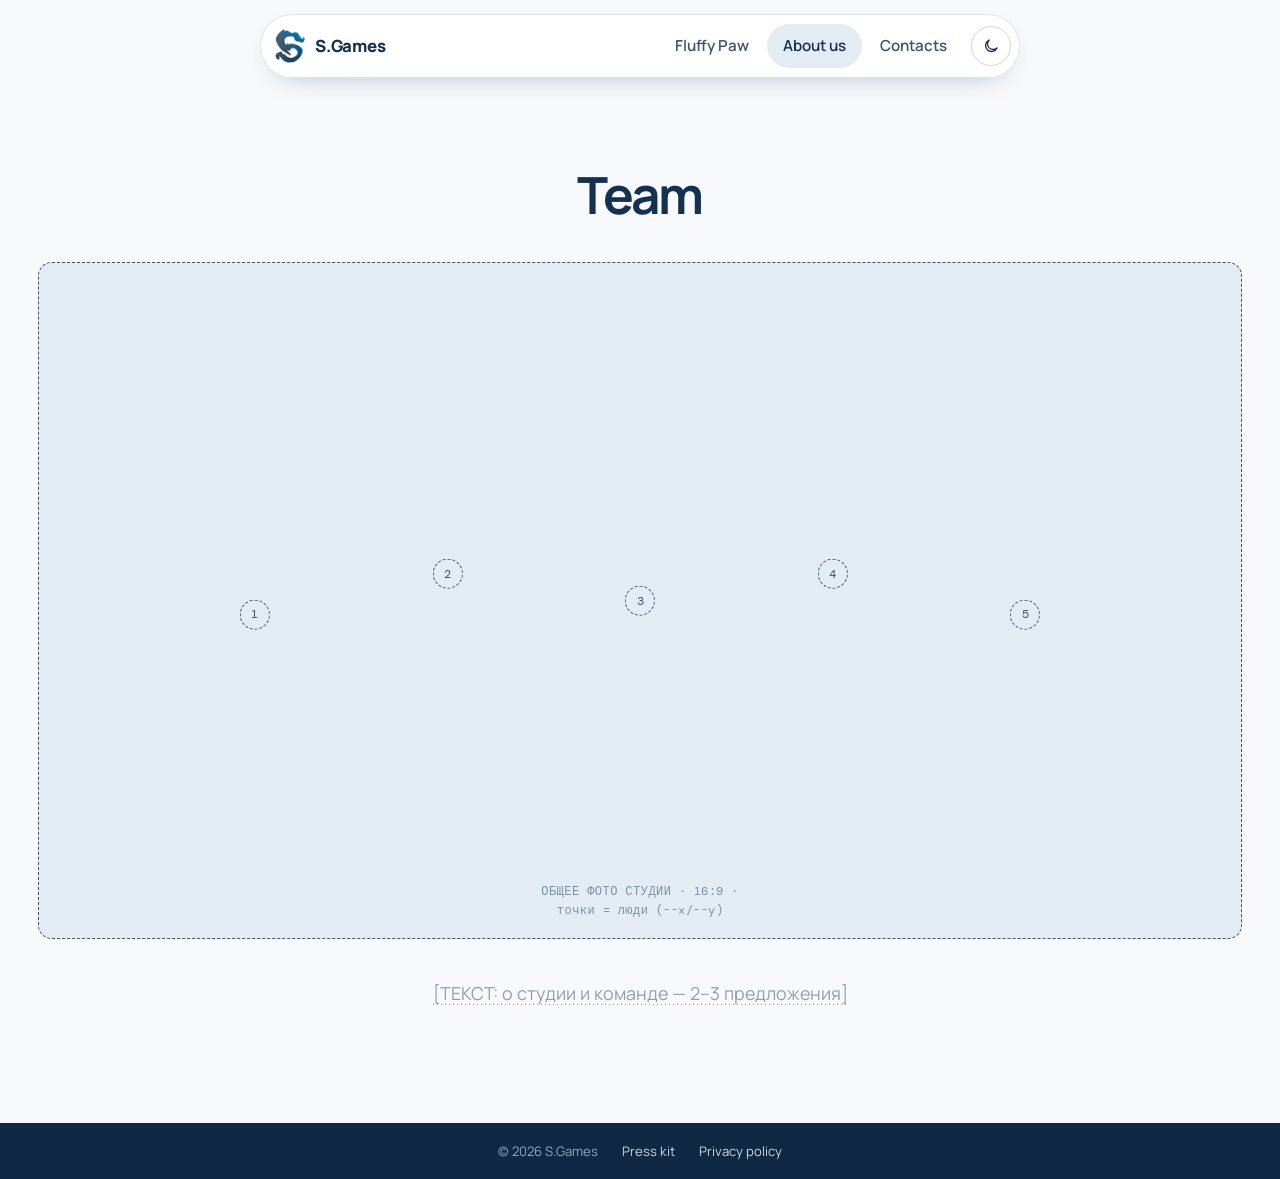
<file: about.html>
<!doctype html>
<html lang="en">
<head>
  <meta charset="utf-8">
  <!-- Тема до первой отрисовки: сохранённый выбор или тема системы (без мигания) -->
  <script>try{var t=localStorage.getItem("sgames-theme");document.documentElement.dataset.theme=t||(matchMedia("(prefers-color-scheme: dark)").matches?"dark":"light")}catch(e){document.documentElement.dataset.theme="light"}</script>
  <meta name="viewport" content="width=device-width, initial-scale=1">
  <title>About us — S.Games</title>
  <meta name="description" content="[META: кто такие S.Games одной строкой]">
  <meta property="og:type" content="website">
  <meta property="og:site_name" content="S.Games">
  <meta property="og:title" content="About us — S.Games">
  <meta property="og:description" content="[META: кто такие S.Games одной строкой]">
  <meta property="og:image" content="assets/img/og-sgames.jpg">
  <meta name="twitter:card" content="summary_large_image">
  <link rel="icon" type="image/png" href="assets/img/favicon.png">
  <link rel="preconnect" href="https://fonts.googleapis.com">
  <link rel="preconnect" href="https://fonts.gstatic.com" crossorigin>
  <link href="https://fonts.googleapis.com/css2?family=DM+Mono:wght@400;500&family=Fraunces:ital,opsz,wght@0,9..144,500..700;1,9..144,400..600&family=Manrope:wght@400;500;600;700;800&display=swap" rel="stylesheet">
  <link rel="stylesheet" href="style.css">
  <link rel="stylesheet" href="palette.css">
</head>
<body class="page-studio">
  <a class="skip-link" href="#main">Skip to content</a>

  <!-- Меню как в варианте 1: плавающая пилюля, скользящий индикатор, на телефоне — полноэкранное меню -->
  <nav class="site-nav" aria-label="Main">
    <a class="brand" href="index.html" aria-label="S.Games — home">
      <img src="assets/img/s-games-logo-320.png" alt="" width="30" height="34">
      <span>S.Games</span>
    </a>
    <ul class="nav-links">
      <li class="nav-indicator" aria-hidden="true"></li>
      <li><a href="index.html">Fluffy Paw</a></li><li><a href="about.html" aria-current="page">About us</a></li><li><a href="contacts.html">Contacts</a></li>
    </ul>
    <button class="theme-toggle" type="button" data-theme-toggle aria-pressed="false" aria-label="Switch to dark theme">
      <svg class="i-moon" viewBox="0 0 24 24" fill="none" stroke="currentColor" stroke-width="1.8" stroke-linecap="round" stroke-linejoin="round" aria-hidden="true"><path d="M20 14.5A8 8 0 1 1 9.5 4a6.5 6.5 0 0 0 10.5 10.5Z"/></svg>
      <svg class="i-sun" viewBox="0 0 24 24" fill="none" stroke="currentColor" stroke-width="1.8" stroke-linecap="round" aria-hidden="true"><circle cx="12" cy="12" r="4"/><path d="M12 2.5v2M12 19.5v2M4.6 4.6l1.4 1.4M18 18l1.4 1.4M2.5 12h2M19.5 12h2M4.6 19.4 6 18M18 6l1.4-1.4"/></svg>
    </button>
    <button class="menu-toggle" type="button" aria-expanded="false" aria-controls="mobile-menu" aria-label="Open menu"><span></span></button>
  </nav>
  <div class="mobile-menu" id="mobile-menu">
    <ul>
      <li><a href="index.html">Fluffy Paw</a></li><li><a href="about.html" aria-current="page">About us</a></li><li><a href="contacts.html">Contacts</a></li>
    </ul>
    <div class="mobile-social">
      <a data-discord href="#">Discord</a><a href="#">TikTok</a><a href="#">YouTube</a><a href="#">Instagram</a><a href="#">LinkedIn</a><a href="#">Bluesky</a>
    </div>
  </div>

  <main id="main">
    <!-- About: заголовок, общее фото студии (наведение на человека — кто это), текст. Больше ничего -->
    <section class="container team-page" aria-labelledby="team-title">
      <h1 id="team-title" class="team-title">Team</h1>
      <div class="team-photo ph">
        <div class="ph-box" data-ph="ОБЩЕЕ ФОТО СТУДИИ · 16:9 · точки = люди (--x/--y)"></div>
        <button class="person" type="button" style="--x:18%; --y:52%" aria-describedby="person-1">
          <span class="person-dot" aria-hidden="true">1</span>
          <span class="person-card" role="tooltip" id="person-1"><strong>[Имя 1]</strong><span>[Роль]</span><em>[одна строка о человеке]</em></span>
        </button>
        <button class="person" type="button" style="--x:34%; --y:46%" aria-describedby="person-2">
          <span class="person-dot" aria-hidden="true">2</span>
          <span class="person-card" role="tooltip" id="person-2"><strong>[Имя 2]</strong><span>[Роль]</span><em>[одна строка о человеке]</em></span>
        </button>
        <button class="person" type="button" style="--x:50%; --y:50%" aria-describedby="person-3">
          <span class="person-dot" aria-hidden="true">3</span>
          <span class="person-card" role="tooltip" id="person-3"><strong>[Имя 3]</strong><span>[Роль]</span><em>[одна строка о человеке]</em></span>
        </button>
        <button class="person" type="button" style="--x:66%; --y:46%" aria-describedby="person-4">
          <span class="person-dot" aria-hidden="true">4</span>
          <span class="person-card" role="tooltip" id="person-4"><strong>[Имя 4]</strong><span>[Роль]</span><em>[одна строка о человеке]</em></span>
        </button>
        <button class="person" type="button" style="--x:82%; --y:52%" aria-describedby="person-5">
          <span class="person-dot" aria-hidden="true">5</span>
          <span class="person-card" role="tooltip" id="person-5"><strong>[Имя 5]</strong><span>[Роль]</span><em>[одна строка о человеке]</em></span>
        </button>
      </div>
      <p class="team-text"><span class="ph-text">[ТЕКСТ: о студии и команде — 2–3 предложения]</span></p>
    </section>
  </main>

  <footer class="mini-footer">
    <div class="container mini-footer-inner">
      <span>© <span data-year>2026</span> S.Games</span>
      <a href="press.html">Press kit</a>
      <a href="privacy.html">Privacy policy</a>
    </div>
  </footer>

  <script src="site.js"></script>
</body>
</html>
</file>
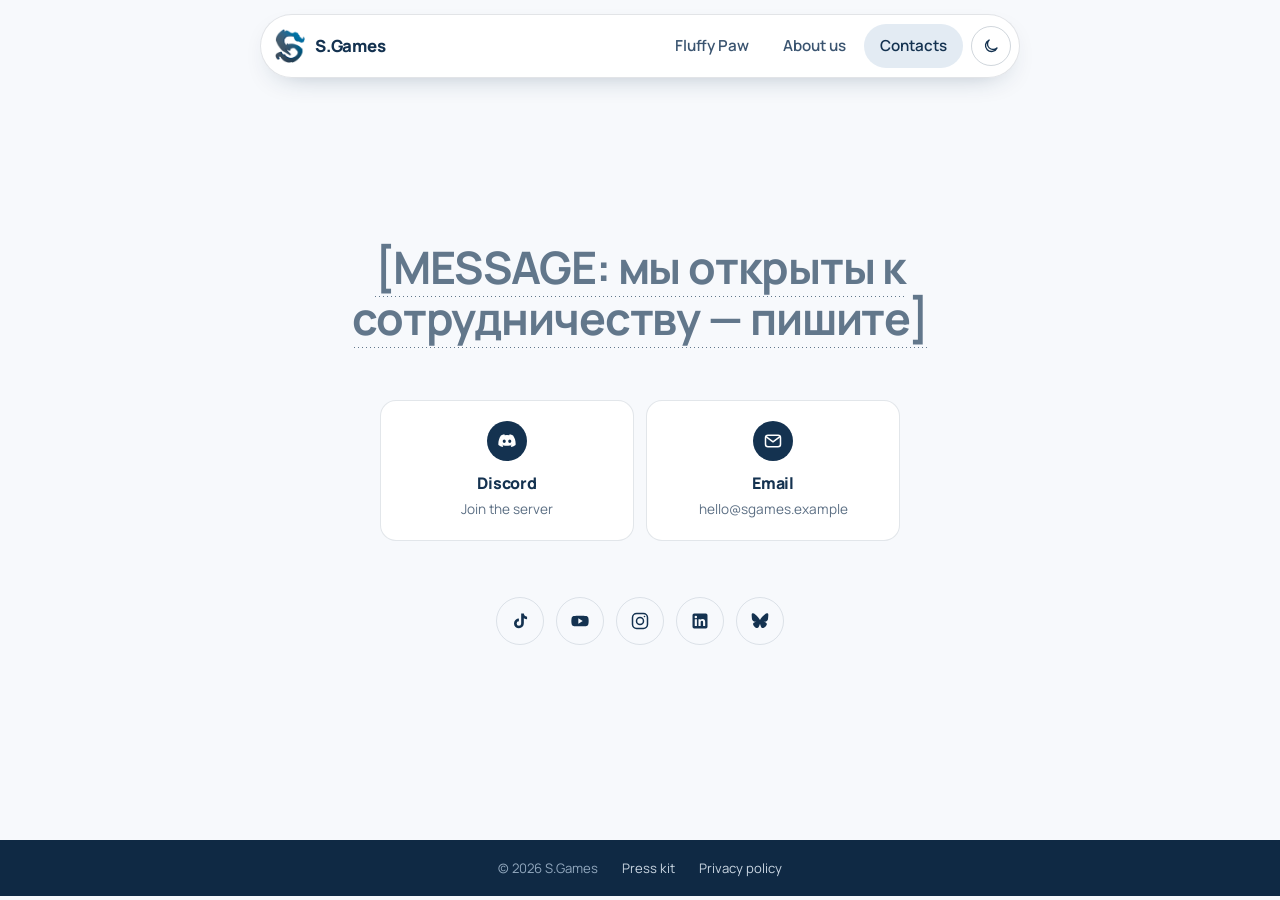
<file: contacts.html>
<!doctype html>
<html lang="en">
<head>
  <meta charset="utf-8">
  <!-- Тема до первой отрисовки: сохранённый выбор или тема системы (без мигания) -->
  <script>try{var t=localStorage.getItem("sgames-theme");document.documentElement.dataset.theme=t||(matchMedia("(prefers-color-scheme: dark)").matches?"dark":"light")}catch(e){document.documentElement.dataset.theme="light"}</script>
  <meta name="viewport" content="width=device-width, initial-scale=1">
  <title>Contacts — S.Games</title>
  <meta name="description" content="Contact S.Games: Discord, email and social media.">
  <meta property="og:type" content="website">
  <meta property="og:site_name" content="S.Games">
  <meta property="og:title" content="Contacts — S.Games">
  <meta property="og:description" content="Contact S.Games: Discord, email and social media.">
  <meta property="og:image" content="assets/img/og-sgames.jpg">
  <meta name="twitter:card" content="summary_large_image">
  <link rel="icon" type="image/png" href="assets/img/favicon.png">
  <link rel="preconnect" href="https://fonts.googleapis.com">
  <link rel="preconnect" href="https://fonts.gstatic.com" crossorigin>
  <link href="https://fonts.googleapis.com/css2?family=DM+Mono:wght@400;500&family=Fraunces:ital,opsz,wght@0,9..144,500..700;1,9..144,400..600&family=Manrope:wght@400;500;600;700;800&display=swap" rel="stylesheet">
  <link rel="stylesheet" href="style.css">
  <link rel="stylesheet" href="palette.css">
</head>
<body class="page-studio">
  <a class="skip-link" href="#main">Skip to content</a>

  <!-- Меню как в варианте 1: плавающая пилюля, скользящий индикатор, на телефоне — полноэкранное меню -->
  <nav class="site-nav" aria-label="Main">
    <a class="brand" href="index.html" aria-label="S.Games — home">
      <img src="assets/img/s-games-logo-320.png" alt="" width="30" height="34">
      <span>S.Games</span>
    </a>
    <ul class="nav-links">
      <li class="nav-indicator" aria-hidden="true"></li>
      <li><a href="index.html">Fluffy Paw</a></li><li><a href="about.html">About us</a></li><li><a href="contacts.html" aria-current="page">Contacts</a></li>
    </ul>
    <button class="theme-toggle" type="button" data-theme-toggle aria-pressed="false" aria-label="Switch to dark theme">
      <svg class="i-moon" viewBox="0 0 24 24" fill="none" stroke="currentColor" stroke-width="1.8" stroke-linecap="round" stroke-linejoin="round" aria-hidden="true"><path d="M20 14.5A8 8 0 1 1 9.5 4a6.5 6.5 0 0 0 10.5 10.5Z"/></svg>
      <svg class="i-sun" viewBox="0 0 24 24" fill="none" stroke="currentColor" stroke-width="1.8" stroke-linecap="round" aria-hidden="true"><circle cx="12" cy="12" r="4"/><path d="M12 2.5v2M12 19.5v2M4.6 4.6l1.4 1.4M18 18l1.4 1.4M2.5 12h2M19.5 12h2M4.6 19.4 6 18M18 6l1.4-1.4"/></svg>
    </button>
    <button class="menu-toggle" type="button" aria-expanded="false" aria-controls="mobile-menu" aria-label="Open menu"><span></span></button>
  </nav>
  <div class="mobile-menu" id="mobile-menu">
    <ul>
      <li><a href="index.html">Fluffy Paw</a></li><li><a href="about.html">About us</a></li><li><a href="contacts.html" aria-current="page">Contacts</a></li>
    </ul>
    <div class="mobile-social">
      <a data-discord href="#">Discord</a><a href="#">TikTok</a><a href="#">YouTube</a><a href="#">Instagram</a><a href="#">LinkedIn</a><a href="#">Bluesky</a>
    </div>
  </div>

  <main id="main">
    <!-- Contacts: один месседж, выделенные Discord и почта, ниже иконки соцсетей. Больше ничего -->
    <section class="container contact-page" aria-labelledby="contact-title">
      <h1 id="contact-title" class="contact-message"><span class="ph-text">[MESSAGE: мы открыты к сотрудничеству — пишите]</span></h1>
      <div class="contact-duo">
        <a class="contact-tile" data-discord href="#" target="_blank" rel="noopener">
          <span class="contact-icon"><svg viewBox="0 0 24 24" fill="currentColor" aria-hidden="true"><path d="M19.3 5.3a16.4 16.4 0 0 0-4.1-1.3l-.5 1.1a15.2 15.2 0 0 0-5.4 0L8.8 4a16.4 16.4 0 0 0-4.1 1.3C2.1 9.2 1.4 13 1.7 16.7a16.6 16.6 0 0 0 5 2.5l1.1-1.7c-.6-.2-1.2-.5-1.7-.8l.4-.3a11.8 11.8 0 0 0 11 0l.4.3c-.5.3-1.1.6-1.7.8l1.1 1.7a16.6 16.6 0 0 0 5-2.5c.4-4.3-.7-8-3-11.4ZM8.7 14.4c-1 0-1.8-.9-1.8-2.1s.8-2.1 1.8-2.1 1.8 1 1.8 2.1-.8 2.1-1.8 2.1Zm6.6 0c-1 0-1.8-.9-1.8-2.1s.8-2.1 1.8-2.1 1.8 1 1.8 2.1-.8 2.1-1.8 2.1Z"/></svg></span>
          <span class="contact-name">Discord</span>
          <span class="contact-action">Join the server</span>
        </a>
        <a class="contact-tile" data-email href="#">
          <span class="contact-icon"><svg viewBox="0 0 24 24" fill="none" stroke="currentColor" stroke-width="1.8" stroke-linecap="round" stroke-linejoin="round" aria-hidden="true"><rect x="3" y="5" width="18" height="14" rx="3"/><path d="m4 7 8 6 8-6"/></svg></span>
          <span class="contact-name">Email</span>
          <span class="contact-action" data-email-address>hello@sgames.example</span>
        </a>
      </div>
      <ul class="social-icons" aria-label="Social media">
        <li><a href="#" target="_blank" rel="noopener" aria-label="TikTok"><svg viewBox="0 0 24 24" fill="currentColor" aria-hidden="true"><path d="M16.6 3c.3 2.1 1.6 3.6 3.9 3.8v3.1a7.3 7.3 0 0 1-3.9-1.2v6.1A5.9 5.9 0 1 1 10.7 9v3.2a2.7 2.7 0 1 0 2.7 2.7V3h3.2Z"/></svg></a></li>
        <li><a href="#" target="_blank" rel="noopener" aria-label="YouTube"><svg viewBox="0 0 24 24" fill="currentColor" aria-hidden="true"><path d="M22 8.2a3 3 0 0 0-2.1-2.1C18 5.6 12 5.6 12 5.6s-6 0-7.9.5A3 3 0 0 0 2 8.2 31 31 0 0 0 1.6 12c0 1.3.1 2.6.4 3.8a3 3 0 0 0 2.1 2.1c1.9.5 7.9.5 7.9.5s6 0 7.9-.5a3 3 0 0 0 2.1-2.1c.3-1.2.4-2.5.4-3.8s-.1-2.6-.4-3.8ZM10 15.2V8.8l5.3 3.2L10 15.2Z"/></svg></a></li>
        <li><a href="#" target="_blank" rel="noopener" aria-label="Instagram"><svg viewBox="0 0 24 24" fill="none" stroke="currentColor" stroke-width="1.8" aria-hidden="true"><rect x="3" y="3" width="18" height="18" rx="5"/><circle cx="12" cy="12" r="4.2"/><circle cx="17.4" cy="6.6" r="1" fill="currentColor" stroke="none"/></svg></a></li>
        <li><a href="#" target="_blank" rel="noopener" aria-label="LinkedIn"><svg viewBox="0 0 24 24" fill="currentColor" aria-hidden="true"><path d="M19 3H5a2 2 0 0 0-2 2v14a2 2 0 0 0 2 2h14a2 2 0 0 0 2-2V5a2 2 0 0 0-2-2ZM8.3 18H5.7V9.8h2.6V18ZM7 8.6a1.5 1.5 0 1 1 0-3 1.5 1.5 0 0 1 0 3ZM18.3 18h-2.6v-4c0-1 0-2.2-1.3-2.2s-1.6 1-1.6 2.1V18h-2.6V9.8h2.5v1.1c.4-.7 1.2-1.3 2.4-1.3 2.6 0 3.1 1.7 3.1 3.9V18Z"/></svg></a></li>
        <li><a href="#" target="_blank" rel="noopener" aria-label="Bluesky"><svg viewBox="0 0 24 24" fill="currentColor" aria-hidden="true"><path d="M12 10.8c-.9-1.8-3.4-5.1-5.7-6.7C4 2.5 3.2 2.8 2.6 3 2 3.3 2 4.3 2 4.9s.3 4.5.5 5.2c.7 2.3 3.1 3.1 5.4 2.8-3.3.5-6.2 1.7-2.4 5.9 4.2 4.3 5.7-.9 6.5-3.6.8 2.7 1.7 7.8 6.5 3.6 3.6-3.6 1-5.4-2.4-5.9 2.3.3 4.7-.5 5.4-2.8.2-.7.5-4.6.5-5.2s0-1.6-.6-1.9c-.6-.2-1.4-.5-3.7 1.1-2.3 1.6-4.8 4.9-5.7 6.7Z"/></svg></a></li>
      </ul>
    </section>
  </main>

  <footer class="mini-footer">
    <div class="container mini-footer-inner">
      <span>© <span data-year>2026</span> S.Games</span>
      <a href="press.html">Press kit</a>
      <a href="privacy.html">Privacy policy</a>
    </div>
  </footer>

  <script src="site.js"></script>
</body>
</html>
</file>
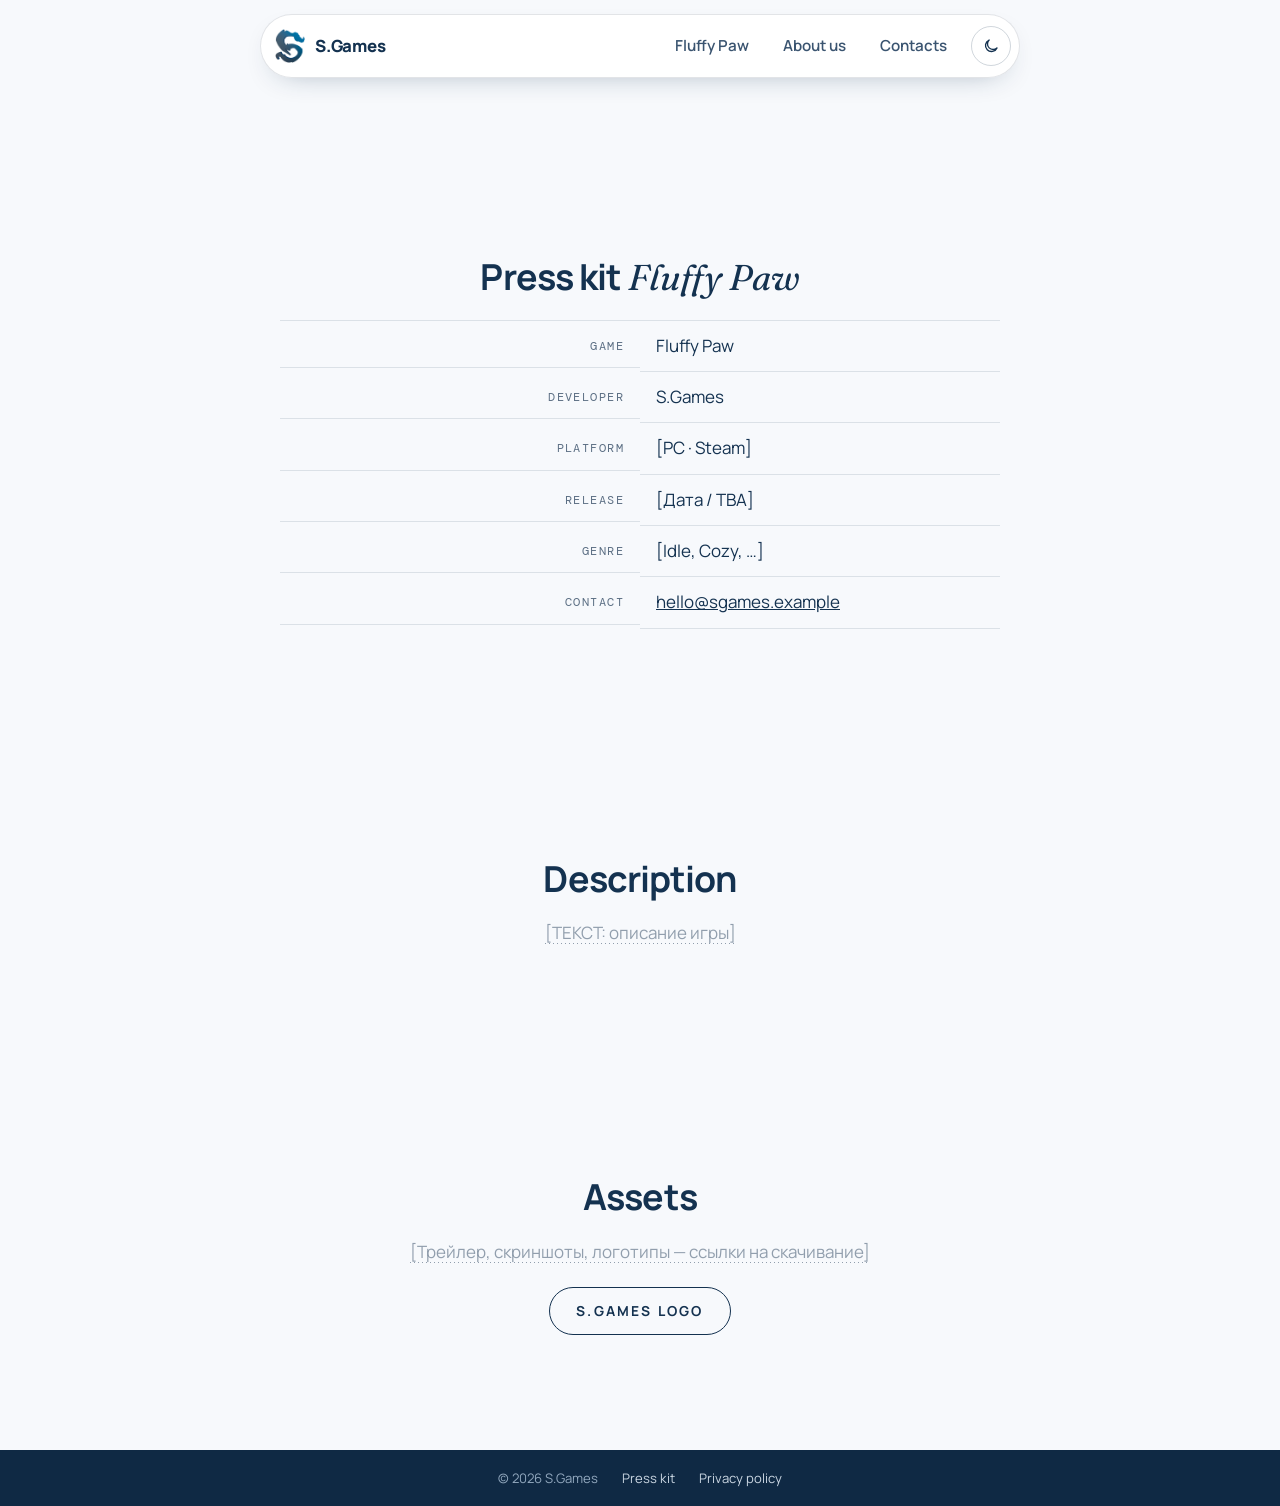
<file: press.html>
<!doctype html>
<html lang="en">
<head>
  <meta charset="utf-8">
  <!-- Тема до первой отрисовки: сохранённый выбор или тема системы (без мигания) -->
  <script>try{var t=localStorage.getItem("sgames-theme");document.documentElement.dataset.theme=t||(matchMedia("(prefers-color-scheme: dark)").matches?"dark":"light")}catch(e){document.documentElement.dataset.theme="light"}</script>
  <meta name="viewport" content="width=device-width, initial-scale=1">
  <title>Press kit — S.Games</title>
  <meta name="description" content="Fluffy Paw press kit: factsheet, videos, logos and contacts.">
  <meta property="og:type" content="website">
  <meta property="og:site_name" content="S.Games">
  <meta property="og:title" content="Press kit — S.Games">
  <meta property="og:description" content="Fluffy Paw press kit: factsheet, videos, logos and contacts.">
  <meta property="og:image" content="assets/img/og-sgames.jpg">
  <meta name="twitter:card" content="summary_large_image">
  <link rel="icon" type="image/png" href="assets/img/favicon.png">
  <link rel="preconnect" href="https://fonts.googleapis.com">
  <link rel="preconnect" href="https://fonts.gstatic.com" crossorigin>
  <link href="https://fonts.googleapis.com/css2?family=DM+Mono:wght@400;500&family=Fraunces:ital,opsz,wght@0,9..144,500..700;1,9..144,400..600&family=Manrope:wght@400;500;600;700;800&display=swap" rel="stylesheet">
  <link rel="stylesheet" href="style.css">
  <link rel="stylesheet" href="palette.css">
</head>
<body class="page-studio">
  <a class="skip-link" href="#main">Skip to content</a>

  <!-- Меню как в варианте 1: плавающая пилюля, скользящий индикатор, на телефоне — полноэкранное меню -->
  <nav class="site-nav" aria-label="Main">
    <a class="brand" href="index.html" aria-label="S.Games — home">
      <img src="assets/img/s-games-logo-320.png" alt="" width="30" height="34">
      <span>S.Games</span>
    </a>
    <ul class="nav-links">
      <li class="nav-indicator" aria-hidden="true"></li>
      <li><a href="index.html">Fluffy Paw</a></li><li><a href="about.html">About us</a></li><li><a href="contacts.html">Contacts</a></li>
    </ul>
    <button class="theme-toggle" type="button" data-theme-toggle aria-pressed="false" aria-label="Switch to dark theme">
      <svg class="i-moon" viewBox="0 0 24 24" fill="none" stroke="currentColor" stroke-width="1.8" stroke-linecap="round" stroke-linejoin="round" aria-hidden="true"><path d="M20 14.5A8 8 0 1 1 9.5 4a6.5 6.5 0 0 0 10.5 10.5Z"/></svg>
      <svg class="i-sun" viewBox="0 0 24 24" fill="none" stroke="currentColor" stroke-width="1.8" stroke-linecap="round" aria-hidden="true"><circle cx="12" cy="12" r="4"/><path d="M12 2.5v2M12 19.5v2M4.6 4.6l1.4 1.4M18 18l1.4 1.4M2.5 12h2M19.5 12h2M4.6 19.4 6 18M18 6l1.4-1.4"/></svg>
    </button>
    <button class="menu-toggle" type="button" aria-expanded="false" aria-controls="mobile-menu" aria-label="Open menu"><span></span></button>
  </nav>
  <div class="mobile-menu" id="mobile-menu">
    <ul>
      <li><a href="index.html">Fluffy Paw</a></li><li><a href="about.html">About us</a></li><li><a href="contacts.html">Contacts</a></li>
    </ul>
    <div class="mobile-social">
      <a data-discord href="#">Discord</a><a href="#">TikTok</a><a href="#">YouTube</a><a href="#">Instagram</a><a href="#">LinkedIn</a><a href="#">Bluesky</a>
    </div>
  </div>

  <main id="main">
    <div class="page-top"></div>
    <section class="container row" data-reveal>
      <div><h1 class="h-section">Press kit <span class="italic">Fluffy Paw</span></h1></div>
      <div class="row-body">
        <dl class="factsheet">
          <dt>Game</dt><dd>Fluffy Paw</dd>
          <dt>Developer</dt><dd>S.Games</dd>
          <dt>Platform</dt><dd>[PC · Steam]</dd>
          <dt>Release</dt><dd>[Дата / TBA]</dd>
          <dt>Genre</dt><dd>[Idle, Cozy, …]</dd>
          <dt>Contact</dt><dd><a data-email data-email-text href="#">hello@sgames.example</a></dd>
        </dl>
      </div>
    </section>

    <section class="container row" data-reveal>
      <div><h2 class="h-section">Description</h2></div>
      <div class="row-body">
        <p><span class="ph-text">[ТЕКСТ: описание игры]</span></p>
      </div>
    </section>

    <section class="container row" data-reveal>
      <div><h2 class="h-section">Assets</h2></div>
      <div class="row-body">
        <p><span class="ph-text">[Трейлер, скриншоты, логотипы — ссылки на скачивание]</span></p>
        <a class="btn" href="assets/img/s-games-logo.png" download>S.Games logo</a>
      </div>
    </section>
  </main>

  <footer class="mini-footer">
    <div class="container mini-footer-inner">
      <span>© <span data-year>2026</span> S.Games</span>
      <a href="press.html">Press kit</a>
      <a href="privacy.html">Privacy policy</a>
    </div>
  </footer>

  <script src="site.js"></script>
</body>
</html>
</file>
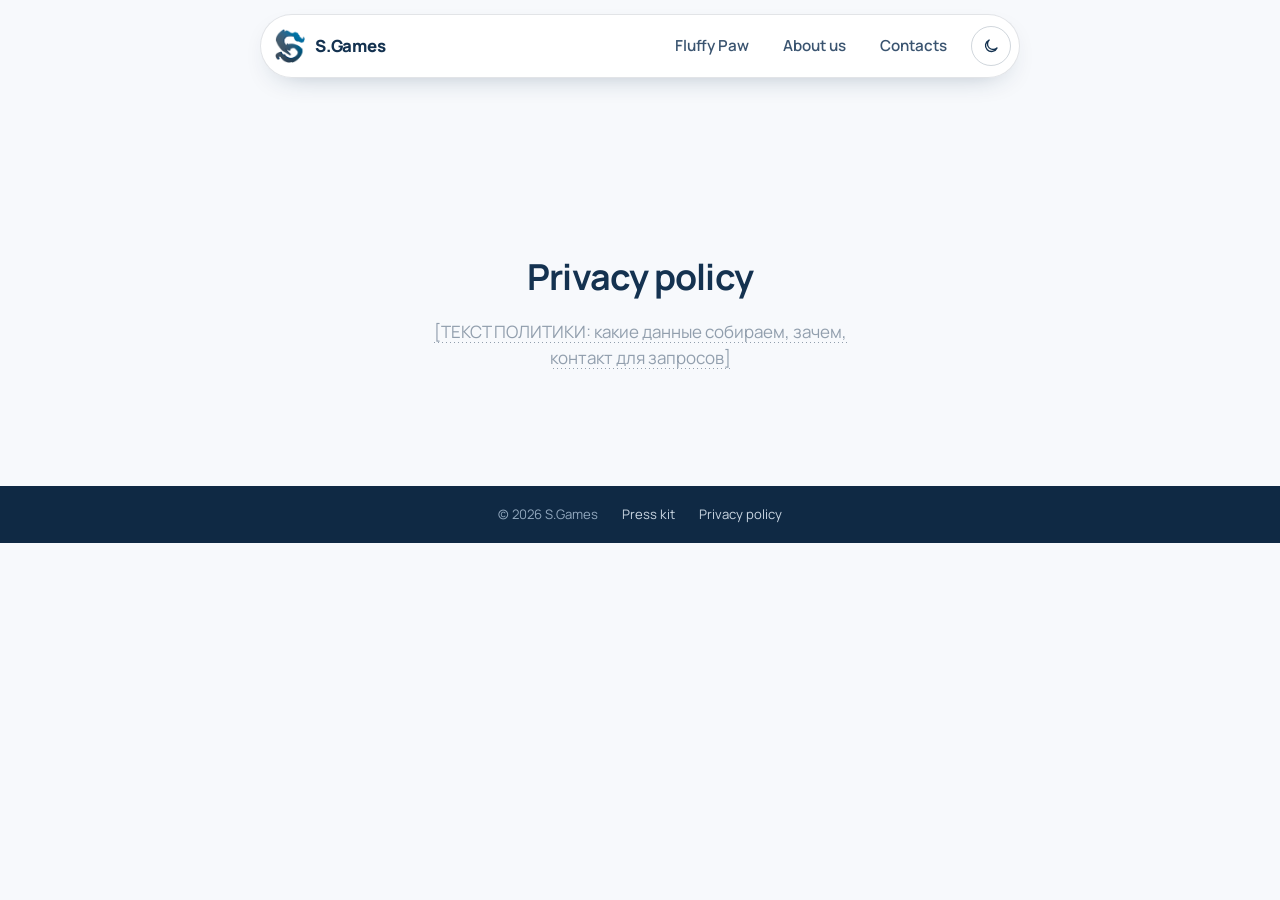
<file: privacy.html>
<!doctype html>
<html lang="en">
<head>
  <meta charset="utf-8">
  <!-- Тема до первой отрисовки: сохранённый выбор или тема системы (без мигания) -->
  <script>try{var t=localStorage.getItem("sgames-theme");document.documentElement.dataset.theme=t||(matchMedia("(prefers-color-scheme: dark)").matches?"dark":"light")}catch(e){document.documentElement.dataset.theme="light"}</script>
  <meta name="viewport" content="width=device-width, initial-scale=1">
  <title>Privacy policy — S.Games</title>
  <meta name="description" content="S.Games privacy policy.">
  <meta property="og:type" content="website">
  <meta property="og:site_name" content="S.Games">
  <meta property="og:title" content="Privacy policy — S.Games">
  <meta property="og:description" content="S.Games privacy policy.">
  <meta property="og:image" content="assets/img/og-sgames.jpg">
  <meta name="twitter:card" content="summary_large_image">
  <link rel="icon" type="image/png" href="assets/img/favicon.png">
  <link rel="preconnect" href="https://fonts.googleapis.com">
  <link rel="preconnect" href="https://fonts.gstatic.com" crossorigin>
  <link href="https://fonts.googleapis.com/css2?family=DM+Mono:wght@400;500&family=Fraunces:ital,opsz,wght@0,9..144,500..700;1,9..144,400..600&family=Manrope:wght@400;500;600;700;800&display=swap" rel="stylesheet">
  <link rel="stylesheet" href="style.css">
  <link rel="stylesheet" href="palette.css">
</head>
<body class="page-studio">
  <a class="skip-link" href="#main">Skip to content</a>

  <!-- Меню как в варианте 1: плавающая пилюля, скользящий индикатор, на телефоне — полноэкранное меню -->
  <nav class="site-nav" aria-label="Main">
    <a class="brand" href="index.html" aria-label="S.Games — home">
      <img src="assets/img/s-games-logo-320.png" alt="" width="30" height="34">
      <span>S.Games</span>
    </a>
    <ul class="nav-links">
      <li class="nav-indicator" aria-hidden="true"></li>
      <li><a href="index.html">Fluffy Paw</a></li><li><a href="about.html">About us</a></li><li><a href="contacts.html">Contacts</a></li>
    </ul>
    <button class="theme-toggle" type="button" data-theme-toggle aria-pressed="false" aria-label="Switch to dark theme">
      <svg class="i-moon" viewBox="0 0 24 24" fill="none" stroke="currentColor" stroke-width="1.8" stroke-linecap="round" stroke-linejoin="round" aria-hidden="true"><path d="M20 14.5A8 8 0 1 1 9.5 4a6.5 6.5 0 0 0 10.5 10.5Z"/></svg>
      <svg class="i-sun" viewBox="0 0 24 24" fill="none" stroke="currentColor" stroke-width="1.8" stroke-linecap="round" aria-hidden="true"><circle cx="12" cy="12" r="4"/><path d="M12 2.5v2M12 19.5v2M4.6 4.6l1.4 1.4M18 18l1.4 1.4M2.5 12h2M19.5 12h2M4.6 19.4 6 18M18 6l1.4-1.4"/></svg>
    </button>
    <button class="menu-toggle" type="button" aria-expanded="false" aria-controls="mobile-menu" aria-label="Open menu"><span></span></button>
  </nav>
  <div class="mobile-menu" id="mobile-menu">
    <ul>
      <li><a href="index.html">Fluffy Paw</a></li><li><a href="about.html">About us</a></li><li><a href="contacts.html">Contacts</a></li>
    </ul>
    <div class="mobile-social">
      <a data-discord href="#">Discord</a><a href="#">TikTok</a><a href="#">YouTube</a><a href="#">Instagram</a><a href="#">LinkedIn</a><a href="#">Bluesky</a>
    </div>
  </div>

  <main id="main">
    <div class="page-top"></div>
    <section class="container row" data-reveal>
      <div><h1 class="h-section">Privacy policy</h1></div>
      <div class="row-body">
        <p><span class="ph-text">[ТЕКСТ ПОЛИТИКИ: какие данные собираем, зачем, контакт для запросов]</span></p>
      </div>
    </section>
  </main>

  <footer class="mini-footer">
    <div class="container mini-footer-inner">
      <span>© <span data-year>2026</span> S.Games</span>
      <a href="press.html">Press kit</a>
      <a href="privacy.html">Privacy policy</a>
    </div>
  </footer>

  <script src="site.js"></script>
</body>
</html>
</file>
<file: style.css>
/* =========================================================
   S.Games — редакционная версия (референс: remedyeditorial.com)
   Студия: холодная бумага + navy из лого, гротеск Manrope, моно-подписи.
   Игра (главная): тёплый крем, курсив Fraunces в подписях, медовый призыв.
   Мост: одинаковые меню-пилюля, сетка и кнопки, а внизу каждой страницы
   фон «рассыпается» пикселями в ночной navy футера студии.
   ========================================================= */

:root {
  /* Студия — из лого */
  --ink: #13233a;
  --slate: #3a4b61;
  --sea: #0a78b0;
  --muted: #5d6d81;
  --paper: #f6f8fb;
  --mist: #e4ebf2;
  --line: rgba(19, 35, 58, 0.14);
  --night: #0f1c2d;

  /* Игра */
  --cream: #fbf4e8;
  --oat: #f3e5cf;
  --cocoa: #4a372a;
  --cocoa-muted: #7a6353;
  --blush: #eab9a5;
  --dusty: #7f9cb9;

  /* Мост */
  --honey: #efa94a;
  --honey-hover: #f5b963;
  --honey-ink: #3a2811;

  --f-ui: "Manrope", system-ui, -apple-system, "Segoe UI", sans-serif;
  --f-cozy: "Fraunces", Georgia, serif;
  --f-mono: "DM Mono", ui-monospace, "SFMono-Regular", Menlo, monospace;

  --gutter: clamp(16px, 3vw, 48px);
  --maxw: 1320px;
  --radius: 14px;
  --nav-top: 14px;
  --nav-h: 64px;

  /* цвет страницы: студийные — бумага, страница игры — крем */
  --bg: var(--paper);
  --fg: var(--ink);
  --fg-muted: var(--muted);
  --accent: var(--sea);
}
.page-game { --bg: var(--cream); --fg: var(--cocoa); --fg-muted: var(--cocoa-muted); --accent: var(--cocoa); --line: rgba(74, 55, 42, 0.16); }

*, *::before, *::after { box-sizing: border-box; }
html { -webkit-text-size-adjust: 100%; }
body {
  margin: 0;
  font-family: var(--f-ui); font-size: 17px; line-height: 1.55;
  color: var(--fg); background: var(--bg);
  -webkit-font-smoothing: antialiased;
  overflow-x: hidden;
}
img, video, canvas { display: block; max-width: 100%; }
a { color: inherit; }
button { font: inherit; color: inherit; }
h1, h2, h3, p { margin: 0; }
h1, h2, h3 { font-weight: 700; letter-spacing: -0.025em; line-height: 1.1; }

.container { width: 100%; max-width: var(--maxw); margin-inline: auto; padding-inline: var(--gutter); }
.sr-only { position: absolute; width: 1px; height: 1px; overflow: hidden; clip: rect(0 0 0 0); white-space: nowrap; }
.skip-link { position: absolute; left: 12px; top: -60px; z-index: 100; padding: 10px 16px; border-radius: 999px; background: var(--ink); color: #fff; text-decoration: none; }
.skip-link:focus { top: 12px; }
:focus-visible { outline: 2px solid var(--sea); outline-offset: 3px; border-radius: 6px; }

/* ---------- Плейсхолдеры этапа архитектуры ---------- */
.ph { outline: 1.5px dashed currentColor; outline-offset: -1.5px; opacity: 0.55; }
.ph-text { background: repeating-linear-gradient(90deg, currentColor 0 1px, transparent 1px 4px) bottom / 100% 1px no-repeat; opacity: 0.65; }
.ph-box { display: grid; place-items: center; text-align: center; padding: 16px; font-family: var(--f-mono); font-size: 0.75rem; letter-spacing: 0.04em; border-radius: inherit; }
.ph-box::before { content: attr(data-ph); max-width: 34ch; }

/* ---------- Типографика ---------- */
.label { font-family: var(--f-mono); font-size: 0.74rem; font-weight: 500; letter-spacing: 0.14em; text-transform: uppercase; }
.h-section { font-size: clamp(1.7rem, 2.8vw, 2.4rem); }
.lead { font-size: clamp(1.02rem, 1.3vw, 1.15rem); color: var(--fg-muted); max-width: 46ch; }
.italic { font-family: var(--f-cozy); font-style: italic; font-weight: 400; letter-spacing: 0; }

/* ---------- Кнопки: пилюли с разрядкой ---------- */
.btn {
  display: inline-flex; align-items: center; justify-content: center; gap: 10px;
  min-height: 48px; padding: 0 26px;
  border: 1.5px solid currentColor; border-radius: 999px;
  background: transparent;
  font-family: var(--f-ui); font-size: 0.86rem; font-weight: 700; letter-spacing: 0.16em; text-transform: uppercase;
  text-decoration: none; cursor: pointer;
  transition: background-color 0.2s ease, color 0.2s ease, border-color 0.2s ease, transform 0.2s ease;
}
.btn:hover { background: var(--fg); color: var(--bg); border-color: var(--fg); }
.btn:active { transform: translateY(1px); }
.btn svg { width: 16px; height: 16px; }
.btn-honey { background: var(--honey); border-color: var(--honey); color: var(--honey-ink); }
.btn-honey:hover { background: var(--honey-hover); border-color: var(--honey-hover); color: var(--honey-ink); }

/* =========================================================
   Меню — как в варианте 1: плавающая пилюля, скользящий индикатор,
   на телефоне — полноэкранное меню
   ========================================================= */
.site-nav {
  position: fixed; z-index: 50;
  top: var(--nav-top); left: 50%; transform: translateX(-50%);
  width: min(calc(100% - 24px), 760px); height: var(--nav-h);
  display: flex; align-items: center; gap: 8px;
  padding: 8px 8px 8px 14px;
  border-radius: 999px;
  background: rgba(255, 255, 255, 0.78);
  backdrop-filter: saturate(160%) blur(16px); -webkit-backdrop-filter: saturate(160%) blur(16px);
  box-shadow: 0 1px 0 rgba(255, 255, 255, 0.6) inset, 0 10px 30px -18px rgba(21, 37, 58, 0.45);
  border: 1px solid rgba(21, 37, 58, 0.12);
  color: var(--ink);
}
.brand { display: flex; align-items: center; gap: 10px; margin-right: auto; font-weight: 800; letter-spacing: -0.01em; text-decoration: none; }
.brand img { width: 30px; height: 34px; object-fit: contain; }
.brand span { font-size: 1.05rem; }
.nav-links { position: relative; display: flex; gap: 2px; list-style: none; margin: 0; padding: 0; }
.nav-links a {
  position: relative; z-index: 1; display: block;
  padding: 10px 16px; border-radius: 999px;
  font-size: 0.95rem; font-weight: 600; text-decoration: none; color: var(--slate);
  transition: color 0.2s ease;
}
.nav-links a:hover, .nav-links a[aria-current="page"] { color: var(--ink); }
.nav-indicator {
  position: absolute; z-index: 0; top: 0; left: 0; height: 100%;
  border-radius: 999px; background: var(--mist); opacity: 0;
  transition: transform 0.35s cubic-bezier(0.3, 0.7, 0.2, 1), width 0.35s cubic-bezier(0.3, 0.7, 0.2, 1), opacity 0.2s ease;
}
.nav-cta { min-height: 44px; padding: 0 18px; font-size: 0.78rem; }

.menu-toggle { display: none; width: 48px; height: 48px; border: 0; border-radius: 50%; background: var(--ink); color: #fff; cursor: pointer; place-items: center; }
.menu-toggle span, .menu-toggle span::before, .menu-toggle span::after { display: block; width: 18px; height: 2px; border-radius: 2px; background: currentColor; transition: transform 0.3s ease, background-color 0.2s ease; }
.menu-toggle span { position: relative; }
.menu-toggle span::before, .menu-toggle span::after { content: ""; position: absolute; left: 0; }
.menu-toggle span::before { top: -6px; }
.menu-toggle span::after { top: 6px; }
.menu-open .menu-toggle span { background: transparent; }
.menu-open .menu-toggle span::before { transform: translateY(6px) rotate(45deg); }
.menu-open .menu-toggle span::after { transform: translateY(-6px) rotate(-45deg); }

.mobile-menu {
  position: fixed; inset: 0; z-index: 40;
  display: flex; flex-direction: column; justify-content: flex-end;
  padding: calc(var(--nav-h) + 40px) 24px 32px;
  background: var(--paper); color: var(--ink);
  opacity: 0; visibility: hidden; transition: opacity 0.3s ease, visibility 0.3s;
}
.menu-open .mobile-menu { opacity: 1; visibility: visible; }
.mobile-menu ul { list-style: none; margin: 0 0 auto; padding: 0; }
.mobile-menu li { overflow: hidden; }
.mobile-menu li a {
  display: block; padding: 6px 0;
  font-size: clamp(2.4rem, 11vw, 3.4rem); font-weight: 800; letter-spacing: -0.03em; text-decoration: none;
  transform: translateY(100%); transition: transform 0.5s cubic-bezier(0.2, 0.8, 0.2, 1);
}
.mobile-menu li a[aria-current="page"] { color: var(--sea); }
.menu-open .mobile-menu li a { transform: none; }
.menu-open .mobile-menu li:nth-child(2) a { transition-delay: 0.05s; }
.menu-open .mobile-menu li:nth-child(3) a { transition-delay: 0.1s; }
.mobile-menu .btn { width: 100%; margin-top: 24px; }
.mobile-social { display: flex; flex-wrap: wrap; gap: 8px 18px; margin-top: 20px; font-size: 0.9rem; font-weight: 600; color: var(--muted); }
.mobile-social a { text-decoration: none; }
@media (max-width: 720px) {
  .nav-links, .nav-cta { display: none; }
  .menu-toggle { display: grid; }
  .site-nav { padding-left: 16px; }
}
@media (min-width: 721px) { .mobile-menu { display: none; } }

/* ---------- Появление при прокрутке ---------- */
[data-reveal] { opacity: 0; transform: translateY(28px); transition: opacity 0.8s ease, transform 0.8s cubic-bezier(0.2, 0.8, 0.2, 1); }
[data-reveal].is-in { opacity: 1; transform: none; }

/* =========================================================
   Редакционная строка: слева заголовок, справа текст
   ========================================================= */
.row {
  display: flex; flex-direction: column; align-items: center; text-align: center;
  gap: 22px;
  padding-block: clamp(64px, 9vw, 128px);
}
.row > div:first-child { display: flex; justify-content: center; }
.row-body { display: flex; flex-direction: column; align-items: center; gap: 22px; width: 100%; }
.row-body p { color: var(--fg-muted); max-width: 46ch; margin-inline: auto; }
.row-title { display: flex; flex-direction: column; align-items: center; gap: 16px; }
.row-title img { width: clamp(40px, 5vw, 60px); height: auto; }
.row .h-section { max-width: 22ch; }

/* ---------- Гигантский вордмарк ---------- */
.wordmark {
  display: block;
  font-weight: 800; letter-spacing: 0.08em; line-height: 0.9;
  font-size: clamp(3.4rem, 15.2vw, 13.5rem);
  text-align: center; white-space: nowrap;
  color: var(--accent);
  padding-left: 0.08em;
}
.page-game .wordmark { font-family: var(--f-cozy); font-weight: 600; letter-spacing: 0.01em; font-size: clamp(3rem, 13.4vw, 12rem); color: var(--cocoa); }

/* =========================================================
   Главная: первый экран как на remedygames.com —
   трейлер во весь экран «прилипает» к верху, страница наезжает на него занавесом
   ========================================================= */
.hero-cinema { --p: 0; --r: 0; /* r: 0 — только трейлер, 1 — хук и вишлист проявились */ position: sticky; top: 0; z-index: 0; height: 100svh; overflow: hidden; background: #2e241d; }
.hero-cinema .hero-media { position: absolute; inset: 0; background: #3b2f27; color: #e9dccb; }
.hero-media video { transform: scale(calc(1 + var(--p) * 0.06)); }
.hero-media.ph { outline-offset: -12px; opacity: 1; }
.hero-shade {
  position: absolute; inset: 0; pointer-events: none;
  background:
    linear-gradient(to top, rgba(20, 14, 10, 0.7), rgba(20, 14, 10, 0) 45%),
    rgba(20, 14, 10, calc(var(--r, 0) * 0.15 + var(--p) * 0.5));
}
.hero-foot {
  position: absolute; left: 50%; bottom: clamp(88px, 12vh, 128px);
  transform: translate(-50%, calc((1 - var(--r)) * 24px + var(--p) * -40px));
  width: calc(100% - 2 * var(--gutter));
  display: flex; flex-direction: column; align-items: center; gap: 18px;
  text-align: center; color: #fff;
  opacity: calc(var(--r) - var(--p) * 1.2);
  pointer-events: none;
}
.hero-foot.is-shown { pointer-events: auto; }
.hook { font-size: clamp(1.15rem, 1.8vw, 1.5rem); font-weight: 600; letter-spacing: -0.015em; max-width: 26ch; }
.hero-cinema .sound-toggle { right: auto; left: 50%; bottom: 28px; transform: translateX(-50%); }
.hero-spacer { height: 70svh; }

.curtain {
  position: relative; z-index: 1;
  background: var(--bg);
  border-radius: 28px 28px 0 0;
  box-shadow: 0 -20px 50px -20px rgba(20, 14, 10, 0.35);
}

/* ---------- Видео-слоты ---------- */
.video-slot { position: relative; overflow: hidden; background: var(--oat); color: var(--cocoa-muted); }
.page-studio .video-slot { background: var(--mist); color: var(--slate); }
.video-slot video { position: absolute; inset: 0; width: 100%; height: 100%; object-fit: cover; opacity: 0; transition: opacity 0.6s ease, transform 0.8s cubic-bezier(0.2, 0.8, 0.2, 1); }
.video-slot .ph-box { position: absolute; inset: 0; }
.video-slot.is-ready { outline: none; opacity: 1; }
.video-slot.is-ready video { opacity: 1; }
.video-slot.is-ready .ph-box { display: none; }
.sound-toggle {
  position: absolute; right: 14px; bottom: 14px; z-index: 2;
  display: none; place-items: center; width: 42px; height: 42px;
  border: 0; border-radius: 50%; background: rgba(19, 35, 58, 0.55); color: #fff; cursor: pointer;
  backdrop-filter: blur(6px); -webkit-backdrop-filter: blur(6px);
}
.video-slot.is-ready .sound-toggle { display: grid; }
.sound-toggle svg { width: 20px; height: 20px; }
.sound-toggle .i-on, .sound-toggle[aria-pressed="true"] .i-off { display: none; }
.sound-toggle[aria-pressed="true"] .i-on { display: block; }

/* =========================================================
   Фичи «лесенкой» в две колонки (как Featured work)
   ========================================================= */
.works { display: grid; grid-template-columns: repeat(3, 1fr); gap: clamp(20px, 3vw, 40px); padding-bottom: clamp(32px, 5vw, 64px); text-align: center; }
.work:nth-child(3n + 2) { margin-top: clamp(48px, 8vw, 120px); }
.work-title { font-size: clamp(1.05rem, 1.4vw, 1.25rem); font-weight: 700; letter-spacing: -0.01em; margin: 0 auto 16px; max-width: 30ch; }
.work-title .italic { font-size: 1.08em; }
.work .video-slot { aspect-ratio: 16 / 10; border-radius: var(--radius); }
.work:hover .video-slot video { transform: scale(1.03); }
.work-num { display: block; margin-bottom: 8px; color: var(--dusty); }
@media (max-width: 760px) {
  .works { grid-template-columns: 1fr; max-width: 520px; }
  .work:nth-child(n) { margin-top: 0; }
}

/* ---------- Футер ---------- */
.footer { background: var(--night); color: #c9d4e0; margin-top: clamp(32px, 6vw, 80px); padding: clamp(48px, 7vw, 88px) 0 28px; }
.footer { text-align: center; }
.footer-grid { display: grid; grid-template-columns: repeat(3, minmax(0, 200px)); justify-content: center; gap: 32px clamp(24px, 5vw, 80px); align-items: start; }
.footer-grid > .footer-brand { grid-column: 1 / -1; justify-self: center; margin-bottom: 12px; }
.footer-brand { display: flex; align-items: center; gap: 14px; text-decoration: none; color: #fff; }
.footer-brand img { width: 44px; height: auto; filter: brightness(1.45) saturate(1.1); }
.footer-brand span { font-weight: 800; font-size: 1.6rem; letter-spacing: 0.2em; }
.footer h3 { font-size: 0.86rem; font-weight: 700; color: #fff; margin-bottom: 12px; letter-spacing: 0; }
.footer ul { list-style: none; margin: 0; padding: 0; display: grid; gap: 6px; }
.footer a { text-decoration: none; font-size: 0.9rem; }
.footer a:hover { color: var(--honey); }
.footer-legal { grid-column: 1 / -1; display: flex !important; justify-content: center; gap: 24px !important; font-size: 0.8rem; }
.footer-copy { margin-top: 36px; font-size: 0.78rem; color: #6f86a0; }
@media (max-width: 600px) { .footer-grid { grid-template-columns: 1fr; } }

/* =========================================================
   Студийные страницы
   ========================================================= */
.page-top { padding-top: calc(var(--nav-top) + var(--nav-h) + clamp(32px, 5vw, 64px)); }
.studio-visual { aspect-ratio: 21 / 9; border-radius: var(--radius); background: var(--mist); color: var(--slate); }
@media (max-width: 760px) { .studio-visual { aspect-ratio: 4 / 3; } }

/* Команда: одно общее фото, наведение (фокус, тап) на человека показывает карточку */
.team-photo { position: relative; aspect-ratio: 16 / 9; border-radius: var(--radius); background: var(--mist); color: var(--slate); }
.team-photo.ph { opacity: 1; }
.team-photo .ph-box { position: absolute; inset: 0; opacity: 0.6; align-items: end; padding-bottom: 20px; }
.person {
  position: absolute; left: var(--x); top: var(--y);
  width: clamp(56px, 11%, 140px); aspect-ratio: 3 / 5;
  transform: translate(-50%, -50%);
  border: 0; padding: 0; background: none; cursor: pointer;
  border-radius: 999px;
}
.person-dot {
  position: absolute; left: 50%; top: 50%; transform: translate(-50%, -50%);
  display: grid; place-items: center; width: 30px; height: 30px; border-radius: 50%;
  border: 1.5px dashed currentColor; font-family: var(--f-mono); font-size: 0.75rem; color: var(--slate);
  transition: opacity 0.2s ease;
}
.person::after { /* мягкая подсветка человека */
  content: ""; position: absolute; inset: 0; border-radius: inherit;
  box-shadow: 0 0 0 2px rgba(255, 255, 255, 0.9), 0 0 40px 10px rgba(255, 255, 255, 0.25);
  opacity: 0; transition: opacity 0.25s ease;
}
.person-card {
  position: absolute; left: 50%; bottom: calc(100% + 10px); z-index: 3;
  width: max-content; max-width: 220px;
  display: grid; gap: 2px; padding: 12px 14px;
  border-radius: 12px; background: var(--ink); color: #fff; text-align: center;
  box-shadow: 0 16px 30px -16px rgba(15, 28, 45, 0.7);
  opacity: 0; transform: translate(-50%, 8px); pointer-events: none;
  transition: opacity 0.25s ease, transform 0.25s ease;
}
.person-card strong { font-size: 0.98rem; }
.person-card span { font-family: var(--f-mono); font-size: 0.7rem; letter-spacing: 0.12em; text-transform: uppercase; color: #9fc3e0; }
.person-card em { font-style: normal; font-size: 0.82rem; color: #c9d4e0; margin-top: 4px; }
.person:hover::after, .person:focus-visible::after, .person.is-active::after { opacity: 1; }
.person:hover .person-card, .person:focus-visible .person-card, .person.is-active .person-card { opacity: 1; transform: translate(-50%, 0); }
.team-photo:has(.person:hover, .person.is-active) .person:not(:hover):not(.is-active) .person-dot { opacity: 0.3; }
@media (max-width: 600px) { .team-photo { aspect-ratio: 4 / 3; } .person-card { max-width: 160px; } }

.teaser { display: grid; gap: 18px; width: 100%; max-width: 560px; margin-inline: auto; text-decoration: none; }
.teaser .video-slot { aspect-ratio: 16 / 10; border-radius: var(--radius); background: var(--oat); color: var(--cocoa-muted); }

/* Контакты */
.contact-cols { display: grid; grid-template-columns: 1fr 1fr; gap: 32px; width: 100%; max-width: 720px; text-align: center; }
.contact-cols > div { display: flex; flex-direction: column; align-items: center; }
.contact-cols h3 { font-size: 1rem; margin-bottom: 8px; }
.contact-cols p { font-size: 0.95rem; margin-bottom: 14px; }
.email-link { font-weight: 700; text-decoration: none; word-break: break-all; }
@media (max-width: 520px) { .contact-cols { grid-template-columns: 1fr; } }

.socials { list-style: none; margin: 0 auto; padding: 0; width: 100%; max-width: 720px; border-top: 1px solid var(--line); }
.socials a { display: flex; flex-direction: column; align-items: center; justify-content: center; gap: 4px; padding: 18px 2px; border-bottom: 1px solid var(--line); text-decoration: none; font-size: clamp(1.2rem, 2.2vw, 1.6rem); font-weight: 700; letter-spacing: -0.02em; transition: color 0.2s ease, padding 0.3s ease; }
.socials a:hover { color: var(--sea); }
.socials .label { display: inline-flex; align-items: center; gap: 6px; color: var(--fg-muted); }
.socials svg { width: 20px; height: 20px; flex: none; }

.factsheet { display: grid; grid-template-columns: 1fr 1fr; width: 100%; max-width: 720px; margin: 0 auto; border-top: 1px solid var(--line); }
.factsheet dt { text-align: right; }
.factsheet dd { text-align: left; }
.factsheet dt, .factsheet dd { margin: 0; padding: 12px 0 12px 16px; border-bottom: 1px solid var(--line); }
.factsheet dt { padding-right: 16px; font-family: var(--f-mono); font-size: 0.74rem; letter-spacing: 0.12em; text-transform: uppercase; color: var(--muted); align-self: center; }

@media (prefers-reduced-motion: reduce) {
  [data-reveal] { opacity: 1; transform: none; transition: none; }
  .nav-panel, .video-slot video { transition: none; }
}

/* =========================================================
   Вариант 3: трейлер сжимается из полного экрана в окно по центру
   JS пишет --k: 0 — трейлер на весь экран, 1 — окно по центру.
   Трансформация считается от «конечного» окна, поэтому раскладка
   (окно → хук → кнопка) одна и та же, меняется только масштаб.
   ========================================================= */
.shrink-hero { position: relative; height: 175svh; }
.shrink-stage {
  position: sticky; top: 0; height: 100svh; overflow: hidden;
  display: flex; flex-direction: column; align-items: center; justify-content: center;
  gap: 22px;
  padding: calc(var(--nav-top) + var(--nav-h) + 20px) var(--gutter) 28px;
}
.shrink-frame {
  --k: 0; --s: 1; --dx: 0px; --dy: 0px;
  position: relative; flex: none;
  width: min(100%, 1040px, calc((100svh - var(--nav-top) - var(--nav-h) - 230px) * 16 / 9));
  min-width: min(100%, 300px);
  aspect-ratio: 16 / 9;
  border-radius: calc(var(--radius) * var(--k) / max(var(--s) - (var(--s) - 1) * var(--k), 1));
  background: #3b2f27; color: #e9dccb;
  transform:
    translate(calc(var(--dx) * (1 - var(--k))), calc(var(--dy) * (1 - var(--k))))
    scale(calc(var(--s) - (var(--s) - 1) * var(--k)));
  transform-origin: 50% 50%;
  z-index: 2;
  will-change: transform;
  box-shadow: 0 30px 60px -35px rgba(74, 55, 42, calc(0.55 * var(--k)));
}
.shrink-frame.ph { opacity: 1; outline-color: rgba(233, 220, 203, 0.5); }
.shrink-frame .ph-box { transform: scale(calc(1 / (var(--s) - (var(--s) - 1) * var(--k)))); }
.shrink-frame .sound-toggle { opacity: var(--k); }
.shrink-foot {
  --k: 0;
  display: flex; flex-direction: column; align-items: center; gap: 18px; text-align: center;
  opacity: clamp(0, calc((var(--k) - 0.6) * 2.5), 1);
  transform: translateY(calc((1 - var(--k)) * 30px));
}
.shrink-foot .hook { color: var(--cocoa); }

/* Меню появляется только после начала прокрутки */
.nav-autohide .site-nav { transition: opacity 0.35s ease, transform 0.35s ease; }
.nav-autohide:not(.nav-shown) .site-nav { opacity: 0; transform: translate(-50%, -24px); pointer-events: none; }

.after-hero { position: relative; }

/* =========================================================
   Общее для всех вариантов: Team, Contacts, маленький футер, фиксы меню.
   Переменные с запасными значениями — блок одинаково работает
   и с токенами варианта 1 (--s-*), и вариантов 2–3.
   ========================================================= */
.team-page, .contact-page, .mini-footer {
  --x-ink: var(--ink, var(--s-ink));
  --x-muted: var(--muted, var(--s-muted));
  --x-line: var(--line, var(--s-line));
  --x-mist: var(--mist, var(--s-mist));
  --x-night: var(--night, var(--s-night));
  --x-radius: var(--radius, var(--r-studio));
  --x-mono: var(--f-mono, ui-monospace, "SFMono-Regular", Menlo, monospace);
}

/* Меню: без анимации при первой установке и пересчёте индикатора */
.nav-indicator.no-anim { transition: none !important; }

/* ---------- Team: заголовок, общее фото, текст ---------- */
.team-page {
  display: flex; flex-direction: column; align-items: center; text-align: center;
  gap: clamp(24px, 3.5vw, 40px);
  padding-top: calc(var(--nav-top, 14px) + var(--nav-h) + clamp(40px, 7vw, 88px));
  padding-bottom: clamp(64px, 9vw, 120px);
}
.team-title { font-size: clamp(2rem, 4.5vw, 3.2rem); letter-spacing: -0.03em; color: var(--x-ink); }
.team-page .team-photo { width: 100%; }
.team-text { max-width: 60ch; color: var(--x-muted); font-size: clamp(1.02rem, 1.4vw, 1.2rem); line-height: 1.6; }

/* ---------- Contacts: месседж, Discord и почта, иконки соцсетей ---------- */
.contact-page {
  display: flex; flex-direction: column; align-items: center; text-align: center;
  gap: clamp(32px, 5vw, 56px);
  min-height: calc(100svh - 60px);
  justify-content: center;
  padding-top: calc(var(--nav-top, 14px) + var(--nav-h) + clamp(32px, 5vw, 64px));
  padding-bottom: clamp(56px, 8vw, 96px);
}
.contact-message { max-width: 24ch; font-size: clamp(1.8rem, 3.6vw, 2.8rem); letter-spacing: -0.025em; line-height: 1.15; color: var(--x-ink); }
.contact-duo { display: grid; grid-template-columns: 1fr 1fr; gap: clamp(12px, 2vw, 20px); width: 100%; max-width: 760px; }
.contact-tile {
  display: flex; flex-direction: column; align-items: center; gap: 8px;
  padding: clamp(28px, 4vw, 40px) 20px;
  border: 1px solid var(--x-line); border-radius: calc(var(--x-radius) + 6px);
  background: #fff; color: var(--x-ink); text-decoration: none;
  transition: transform 0.25s ease, box-shadow 0.25s ease, border-color 0.25s ease;
}
a.contact-tile:hover, .contact-tile:focus-within { transform: translateY(-3px); border-color: transparent; box-shadow: 0 20px 40px -24px rgba(21, 37, 58, 0.45); }
.contact-icon { display: grid; place-items: center; width: 56px; height: 56px; margin-bottom: 6px; border-radius: 50%; background: var(--x-ink); color: #fff; }
.contact-icon svg { width: 26px; height: 26px; }
.contact-name { font-weight: 800; font-size: 1.2rem; letter-spacing: -0.01em; }
.contact-action { color: var(--x-muted); font-size: 0.95rem; text-decoration: none; word-break: break-all; }
a.contact-action:hover { color: var(--x-ink); text-decoration: underline; text-underline-offset: 4px; }
.contact-copy {
  margin-top: 4px; padding: 6px 14px;
  border: 1px solid var(--x-line); border-radius: 999px; background: none; cursor: pointer;
  font-family: var(--x-mono); font-size: 0.72rem; letter-spacing: 0.12em; text-transform: uppercase; color: var(--x-muted);
}
.contact-copy:hover { color: var(--x-ink); border-color: var(--x-ink); }
@media (max-width: 560px) { .contact-duo { grid-template-columns: 1fr; } }

.social-icons { display: flex; flex-wrap: wrap; justify-content: center; gap: 12px; list-style: none; margin: 0; padding: 0; }
.social-icons a {
  display: grid; place-items: center; width: 48px; height: 48px; border-radius: 50%;
  border: 1px solid var(--x-line); color: var(--x-ink);
  transition: background-color 0.2s ease, color 0.2s ease, border-color 0.2s ease, transform 0.2s ease;
}
.social-icons a:hover { background: var(--x-ink); color: #fff; border-color: var(--x-ink); transform: translateY(-2px); }
.social-icons svg { width: 20px; height: 20px; }

/* ---------- Маленький футер: одна строка ---------- */
.mini-footer { background: var(--x-night); color: #8fa1b5; font-size: 0.82rem; padding: 18px 0; }
.mini-footer-inner { display: flex; flex-wrap: wrap; justify-content: center; align-items: center; gap: 6px 24px; }
.mini-footer a { color: #c9d4e0; text-decoration: none; }
.mini-footer a:hover { color: var(--honey); }

/* Меню: если открыто мобильное меню, пилюля видна даже на первом экране */
.nav-autohide.menu-open .site-nav { opacity: 1; transform: translateX(-50%); pointer-events: auto; }

/* =========================================================
   Вариант 2: фичи — «Дорожка из лапок»
   ========================================================= */
.features-trail { padding-block: clamp(64px, 9vw, 128px); }
.features-title { text-align: center; margin: 0 auto clamp(40px, 6vw, 72px); }
.trail { --lane: clamp(96px, 12vw, 160px); position: relative; display: grid; gap: clamp(120px, 18vh, 200px); padding-top: clamp(80px, 12vh, 140px); }

.trail-stop {
  position: relative; z-index: 1;
  display: grid; grid-template-columns: minmax(0, 1fr) var(--lane) minmax(0, 1fr);
  grid-template-areas: "media marker text";
  align-items: center;
}
.trail-stop:nth-child(odd) { grid-template-areas: "text marker media"; } /* :nth-child считает и слой следов */
.trail-media { grid-area: media; aspect-ratio: 16 / 10; border-radius: var(--radius); }
/* Номер фичи: тонкий кружок с цифрой шрифтом Fraunces; при достижении спокойно заливается мёдом */
.trail-marker {
  grid-area: marker; justify-self: center;
  display: grid; place-items: center; width: 48px; height: 48px; border-radius: 50%;
  border: 1px solid var(--line); background: var(--bg);
  font-family: var(--f-cozy); font-style: italic; font-weight: 500; font-size: 1.3rem; line-height: 1;
  color: var(--fg-muted);
  transition: background-color 0.5s ease, color 0.5s ease, border-color 0.5s ease, transform 0.6s cubic-bezier(0.2, 0.8, 0.2, 1);
}
.trail-marker.is-reached { background: var(--honey); border-color: var(--honey); color: var(--honey-ink); transform: scale(1.06); }
.trail-text { grid-area: text; max-width: 36ch; }
.trail-stop:nth-child(even) .trail-text { justify-self: start; text-align: left; }
.trail-stop:nth-child(odd) .trail-text { justify-self: end; text-align: right; }
.trail-title { font-size: clamp(1.4rem, 2.6vw, 2.1rem); font-weight: 600; letter-spacing: -0.02em; }
.trail-text p { margin-top: 10px; color: var(--fg-muted); }
.trail-text, .trail-media { opacity: 0; transform: translateY(24px); transition: opacity 0.7s ease, transform 0.8s cubic-bezier(0.2, 0.8, 0.2, 1); }
.trail-stop.is-reached .trail-text, .trail-stop.is-reached .trail-media { opacity: 1; transform: none; }
.trail-stop.is-reached .trail-media.ph { opacity: 0.6; }

/* Следы: подушечка и четыре пальчика, без картинок */
.trail-paws { position: absolute; inset: 0; z-index: 0; pointer-events: none; }
.paw {
  position: absolute; left: 0; top: 0; width: 22px; height: 22px; margin: -11px 0 0 -11px;
  background:
    radial-gradient(circle at 50% 70%, currentColor 0 27%, transparent 29%),
    radial-gradient(circle at 20% 40%, currentColor 0 10%, transparent 12%),
    radial-gradient(circle at 38% 20%, currentColor 0 10%, transparent 12%),
    radial-gradient(circle at 62% 20%, currentColor 0 10%, transparent 12%),
    radial-gradient(circle at 80% 40%, currentColor 0 10%, transparent 12%);
  color: var(--cocoa);
  opacity: 0; transform: translate(var(--px), var(--py)) rotate(var(--r)) scale(0.4);
  transition: opacity 0.35s ease, transform 0.45s cubic-bezier(0.3, 1.6, 0.5, 1);
}
.paw.is-on { opacity: calc(0.32 * var(--o, 1)); transform: translate(var(--px), var(--py)) rotate(var(--r)) scale(1); }

@media (max-width: 760px) {
  .trail { --lane: 56px; gap: 96px; padding-top: 64px; }
  .trail-stop, .trail-stop:nth-child(odd) {
    grid-template-columns: var(--lane) minmax(0, 1fr);
    grid-template-areas: "marker media" ". text";
    row-gap: 16px;
  }
  .trail-stop:nth-child(n) .trail-text { justify-self: start; text-align: left; }
  .trail-marker { width: 38px; height: 38px; font-size: 1.05rem; }
  .paw { width: 16px; height: 16px; margin: -8px 0 0 -8px; }
}
@media (prefers-reduced-motion: reduce) {
  .paw, .trail-text, .trail-media, .trail-marker { transition: none; }
}

/* =========================================================
   Вариант 5: плашка Discord, логотип в конце, сердечко на кнопке Steam
   ========================================================= */
.discord-sec { padding-block: clamp(48px, 7vw, 96px); }
.discord-panel {
  position: relative; overflow: hidden;
  max-width: 760px; margin-inline: auto;
  display: flex; flex-direction: column; align-items: center; gap: 14px; text-align: center;
  padding: clamp(36px, 5vw, 60px) clamp(20px, 5vw, 56px);
  border-radius: 28px;
  background: var(--oat);
  box-shadow: 0 0 0 1px var(--line);
}
/* еле заметные лапки на плашке */
.discord-panel::before, .discord-panel::after {
  content: ""; position: absolute; width: 64px; height: 64px; opacity: 0.08; pointer-events: none;
  background:
    radial-gradient(circle at 50% 70%, currentColor 0 27%, transparent 29%),
    radial-gradient(circle at 20% 40%, currentColor 0 10%, transparent 12%),
    radial-gradient(circle at 38% 20%, currentColor 0 10%, transparent 12%),
    radial-gradient(circle at 62% 20%, currentColor 0 10%, transparent 12%),
    radial-gradient(circle at 80% 40%, currentColor 0 10%, transparent 12%);
}
.discord-panel::before { left: 6%; top: 14%; transform: rotate(-18deg); }
.discord-panel::after { right: 6%; bottom: 12%; transform: rotate(160deg); }
.discord-badge {
  display: grid; place-items: center; width: 60px; height: 60px; margin-bottom: 4px;
  border-radius: 50%; background: var(--honey); color: #fff;
  box-shadow: 0 12px 24px -12px var(--honey);
}
.discord-badge svg { width: 30px; height: 30px; }
.discord-panel p { max-width: 46ch; color: var(--fg-muted); }
.discord-panel .btn { margin-top: 8px; }
.discord-panel .btn svg { width: 18px; height: 18px; }

/* Небольшой логотип студии над «Made by S.Games» */
.row > .madeby-title { flex-direction: column; align-items: center; gap: 16px; }
.madeby-logo { width: 44px; height: auto; opacity: 0.9; }
[data-theme="dark"] .madeby-logo { filter: brightness(1.6) saturate(1.1); }

/* Сердечко на кнопке Steam: заливается и «бьётся» при наведении */
a[data-steam] .heart { width: 18px; height: 18px; flex: none; transition: fill 0.25s ease; }
a[data-steam]:hover .heart, a[data-steam]:focus-visible .heart { fill: currentColor; animation: heart-beat 0.9s ease-in-out infinite; }
@keyframes heart-beat {
  0%, 100% { transform: scale(1); }
  20% { transform: scale(1.25); }
  40% { transform: scale(0.95); }
  60% { transform: scale(1.15); }
}
@media (prefers-reduced-motion: reduce) { a[data-steam]:hover .heart { animation: none; } }

/* =========================================================
   Вариант 5: контакты — те же карточки Discord и Email, но компактнее
   ========================================================= */
.contact-page .contact-duo { max-width: 520px; gap: 12px; }
.contact-page .contact-tile { gap: 4px; padding: 20px 16px; border-radius: 16px; }
.contact-page .contact-icon { width: 40px; height: 40px; margin-bottom: 6px; }
.contact-page .contact-icon svg { width: 20px; height: 20px; }
.contact-page .contact-name { font-size: 1rem; }
.contact-page .contact-action { font-size: 0.85rem; }

/* =========================================================
   Вариант 5: детали из мира игры — пар над чашкой, спящий котик, следы до футера
   ========================================================= */
/* Чашка у хука: пар поднимается и тает, три струйки со сдвигом */
.hook-line { display: flex; align-items: center; justify-content: center; gap: 12px; }
.cup { width: 34px; height: 34px; flex: none; color: var(--cocoa); overflow: visible; }
.cup .steam { opacity: 0; animation: steam 3.2s ease-in-out infinite; }
.cup .steam:nth-child(2) { animation-delay: 1.05s; }
.cup .steam:nth-child(3) { animation-delay: 2.1s; }
@keyframes steam {
  0% { opacity: 0; transform: translateY(3px); }
  35% { opacity: 0.7; }
  100% { opacity: 0; transform: translateY(-5px); }
}
@media (max-width: 760px) { .cup { width: 28px; height: 28px; } }

/* Спящий котик лежит на правом краю заголовка «Made by S.Games» */
.madeby-heading { position: relative; }
.sleepy-cat {
  position: absolute; right: -0.15em; bottom: calc(100% - 0.14em);
  width: clamp(64px, 6.5vw, 84px); color: var(--fg-muted);
}
.sleepy-cat svg { display: block; width: 100%; height: auto; overflow: visible; }
.sleepy-cat path { vector-effect: non-scaling-stroke; }
.cat-body { transform-box: fill-box; transform-origin: 50% 100%; animation: cat-breathe 4s ease-in-out infinite; }
@keyframes cat-breathe { 50% { transform: scaleY(1.05); } }
.sleepy-cat i {
  position: absolute; left: 18%; top: -14px;
  font: italic 500 0.95rem/1 var(--f-cozy); letter-spacing: 0;
  opacity: 0; animation: cat-z 4s ease-out infinite;
}
.sleepy-cat i + i { font-size: 0.75rem; animation-delay: 2s; }
@keyframes cat-z {
  0% { opacity: 0; transform: translate(0, 0); }
  25% { opacity: 0.8; }
  100% { opacity: 0; transform: translate(-10px, -18px); }
}

/* Следы в футере: идут вправо и уходят за край, когда футер показался */
.mini-footer { position: relative; overflow: hidden; }
.footer-paws { position: absolute; right: 0; top: 50%; width: 150px; height: 0; pointer-events: none; }
.footer-paws .paw { width: 12px; height: 12px; margin: -6px 0 0 -6px; color: currentColor; }
.footer-paws .paw:nth-child(1) { left: 0; --px: 0px; --py: -4px; --r: 90deg; --o: 1; transition-delay: 0s; }
.footer-paws .paw:nth-child(2) { left: 34px; --px: 0px; --py: 4px; --r: 90deg; --o: 0.8; transition-delay: 0.15s; }
.footer-paws .paw:nth-child(3) { left: 68px; --px: 0px; --py: -4px; --r: 90deg; --o: 0.6; transition-delay: 0.3s; }
.footer-paws .paw:nth-child(4) { left: 102px; --px: 0px; --py: 4px; --r: 90deg; --o: 0.4; transition-delay: 0.45s; }
.footer-paws.is-in .paw { opacity: calc(0.5 * var(--o, 1)); transform: translate(var(--px), var(--py)) rotate(var(--r)) scale(1); }
@media (max-width: 760px) { .footer-paws { display: none; } }

@media (prefers-reduced-motion: reduce) {
  .cup .steam { animation: none; opacity: 0.5; }
  .cat-body, .sleepy-cat i { animation: none; }
  .footer-paws .paw { transition: none; }
}
</file>
<file: palette.css>
/* =========================================================
   Палитра «Лазурь и сливки»: синий из «Лазури и ванили», сливочный бежевый из «Глубины лого».
   Белый — меню; синий — подвал, кнопки, текст, акценты; бежевый — оформление страницы игры.
   Переменная --honey исторически «медовая» — здесь это синий цвет главной кнопки.
   ========================================================= */

:root {
  --ink: #143250;
  --slate: #3a5470;
  --sea: #156da3;
  --muted: #5c6f84;
  --paper: #f7f9fc;
  --mist: #e3ebf3;
  --line: rgba(20, 50, 80, 0.12);
  --night: #0f2944;

  --cream: #faf4e8;
  --oat: #f3e8d2;
  --cocoa: #143250;
  --cocoa-muted: #4e6074;
  --blush: #ead9b6;
  --dusty: #156da3;

  --honey: #156da3;
  --honey-hover: #1a7fbd;
  --honey-ink: #ffffff;

  --card: #ffffff;
  --hero-bg: #0f2944;
  --hero-media: #17314f;
  --foot-text: #92a8be;
  --foot-link: #cad6e2;
  color-scheme: light;
}
.page-game { --line: rgba(20, 50, 80, 0.14); }

:root[data-theme="dark"] {
  --ink: #e8eef5;
  --slate: #b9c7d6;
  --sea: #3592cc;
  --muted: #93a5b9;
  --paper: #0b1929;
  --mist: #17314f;
  --line: rgba(232, 238, 245, 0.12);
  --night: #07111d;

  --cream: #10233a;
  --oat: #17314f;
  --cocoa: #f1ebe0;
  --cocoa-muted: #c3bbad;
  --blush: #c3bbad;
  --dusty: #3592cc;

  --honey: #3592cc;
  --honey-hover: #4aa0d8;

  --card: #10233a;
  --foot-text: #93a5b9;
  --foot-link: #b9c7d6;
  color-scheme: dark;
}
[data-theme="dark"] .page-game { --line: rgba(241, 235, 224, 0.14); }

/* Меню всегда белое — и в тёмной теме: возвращаем меню светлые токены */
.site-nav { background: rgba(255, 255, 255, 0.92); }
[data-theme="dark"] .site-nav {
  --ink: #143250; --slate: #3a5470; --mist: #e3ebf3;
  color: #143250; border-color: rgba(255, 255, 255, 0.6);
}
.menu-toggle { background: #143250; color: #fff; }

/* Архитектура: подвал, тени, рамка первого экрана — всё в синем тоне палитры */
.contact-tile { background: var(--card); }
.hero-cinema { background: var(--hero-bg); }
.hero-cinema .hero-media, .shrink-frame { background: var(--hero-media); color: #cad6e2; }
.shrink-frame.ph { outline-color: rgba(202, 214, 226, 0.5); }
.hero-shade {
  background:
    linear-gradient(to top, rgba(15, 41, 68, 0.7), rgba(15, 41, 68, 0) 45%),
    rgba(15, 41, 68, calc(var(--r, 0) * 0.15 + var(--p, 0) * 0.5));
}
.curtain { box-shadow: 0 -20px 50px -20px rgba(20, 50, 80, 0.35); }
.shrink-frame { box-shadow: 0 30px 60px -35px rgba(20, 50, 80, calc(0.5 * var(--k))); }
.site-nav { box-shadow: 0 1px 0 rgba(255, 255, 255, 0.6) inset, 0 10px 30px -18px rgba(20, 50, 80, 0.45); }
.sound-toggle { background: rgba(20, 50, 80, 0.55); }

.mini-footer { color: var(--foot-text); }
.mini-footer a { color: var(--foot-link); }
.mini-footer a:hover { color: #ffffff; }

.person-card span { color: #cad6e2; }
.person-card em { color: #92a8be; }
.discord-badge { box-shadow: 0 12px 24px -12px rgba(21, 109, 163, 0.9); }
a.contact-tile:hover, .contact-tile:focus-within { box-shadow: 0 20px 40px -24px rgba(20, 50, 80, 0.45); }

[data-theme="dark"] .person-card { background: #07111d; }
[data-theme="dark"] .contact-icon { background: var(--honey); color: #fff; }
[data-theme="dark"] .social-icons a:hover { background: var(--honey); border-color: var(--honey); color: #fff; }
[data-theme="dark"] .mini-footer { border-top: 1px solid var(--line); }
[data-theme="dark"] .mini-footer a:hover { color: #e8eef5; }

/* ---------- Переключатель темы ---------- */
.theme-toggle {
  flex: none; display: grid; place-items: center;
  width: 40px; height: 40px; border-radius: 50%;
  border: 1px solid color-mix(in srgb, currentColor 20%, transparent);
  background: transparent; color: inherit; cursor: pointer;
  transition: background-color 0.2s ease, transform 0.3s ease;
}
.theme-toggle:hover { background: color-mix(in srgb, currentColor 8%, transparent); }
.theme-toggle:active { transform: rotate(-20deg) scale(0.95); }
.theme-toggle svg { width: 18px; height: 18px; }
.theme-toggle .i-sun { display: none; }
[data-theme="dark"] .theme-toggle .i-sun { display: block; }
[data-theme="dark"] .theme-toggle .i-moon { display: none; }

/* Плавная смена темы — только в момент переключения */
.theme-anim, .theme-anim *, .theme-anim *::before, .theme-anim *::after {
  transition: background-color 0.35s ease, color 0.35s ease, border-color 0.35s ease, fill 0.35s ease !important;
}
</file>
